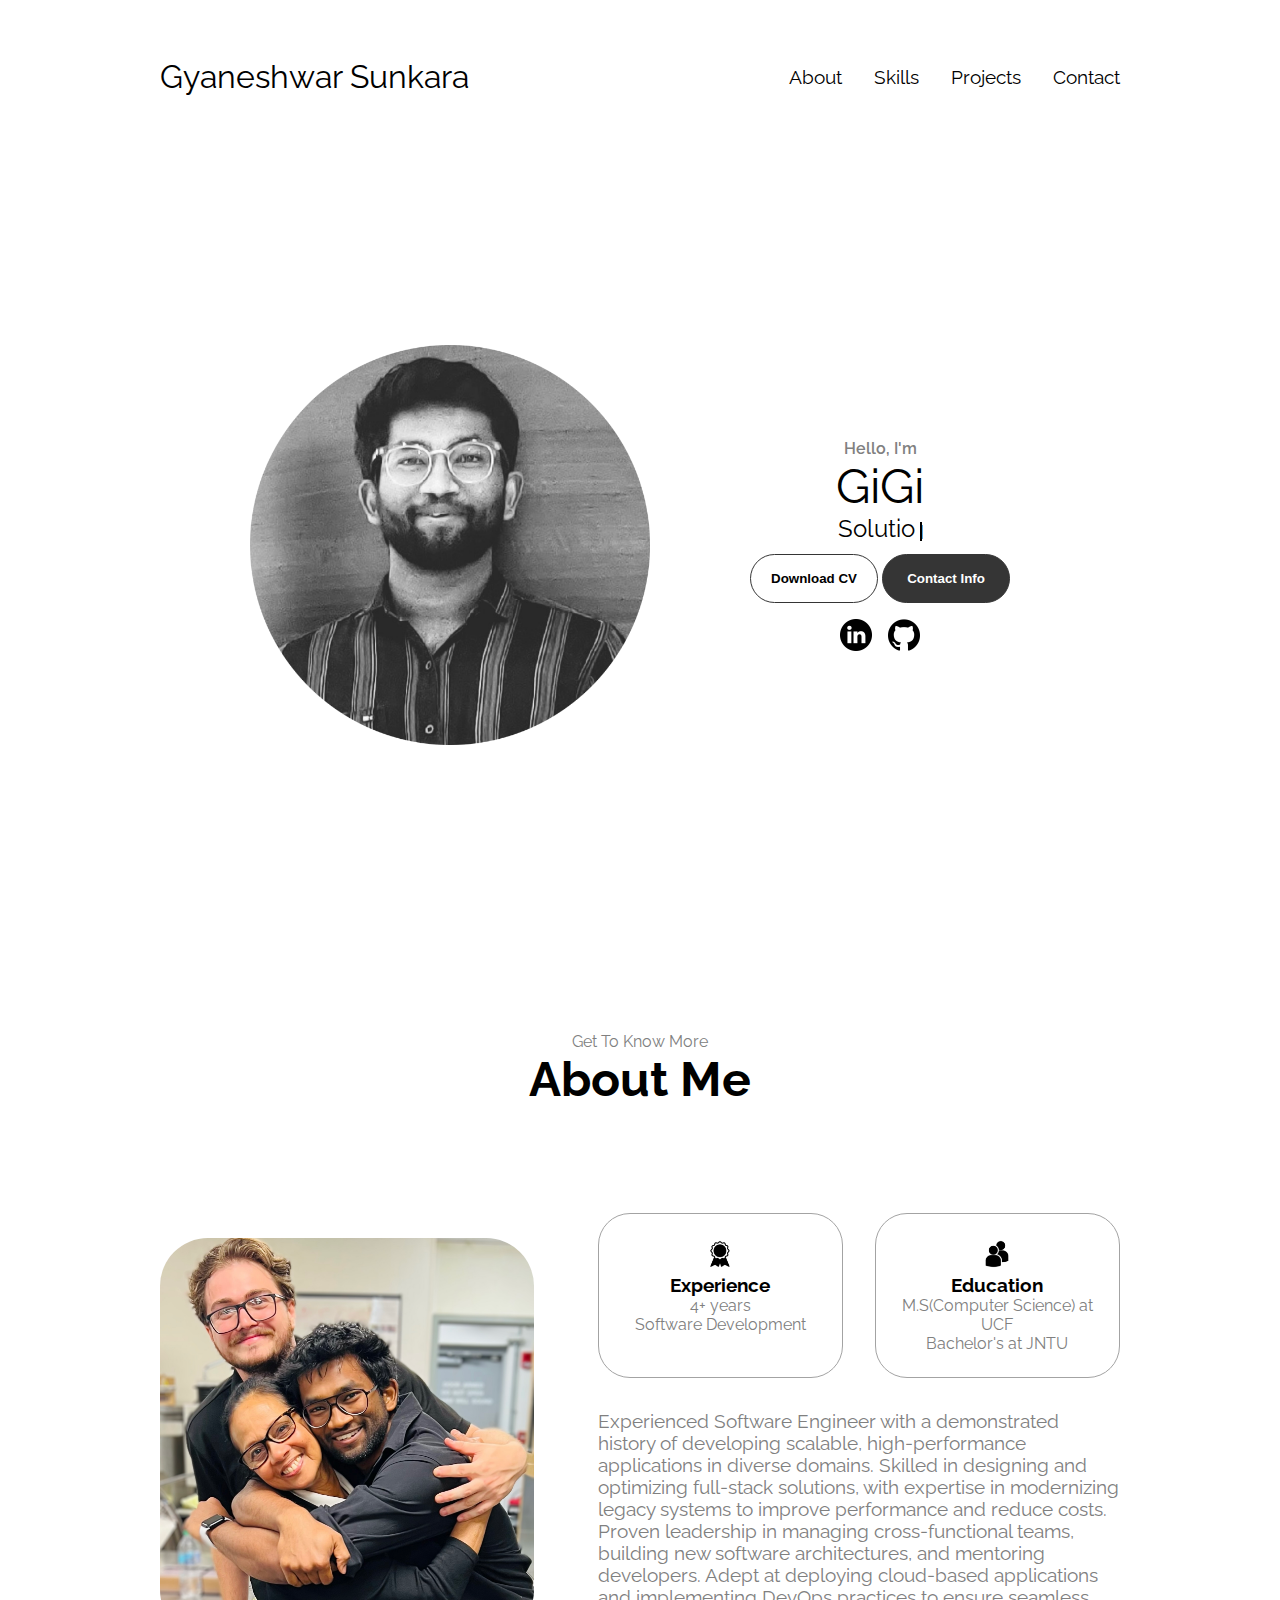
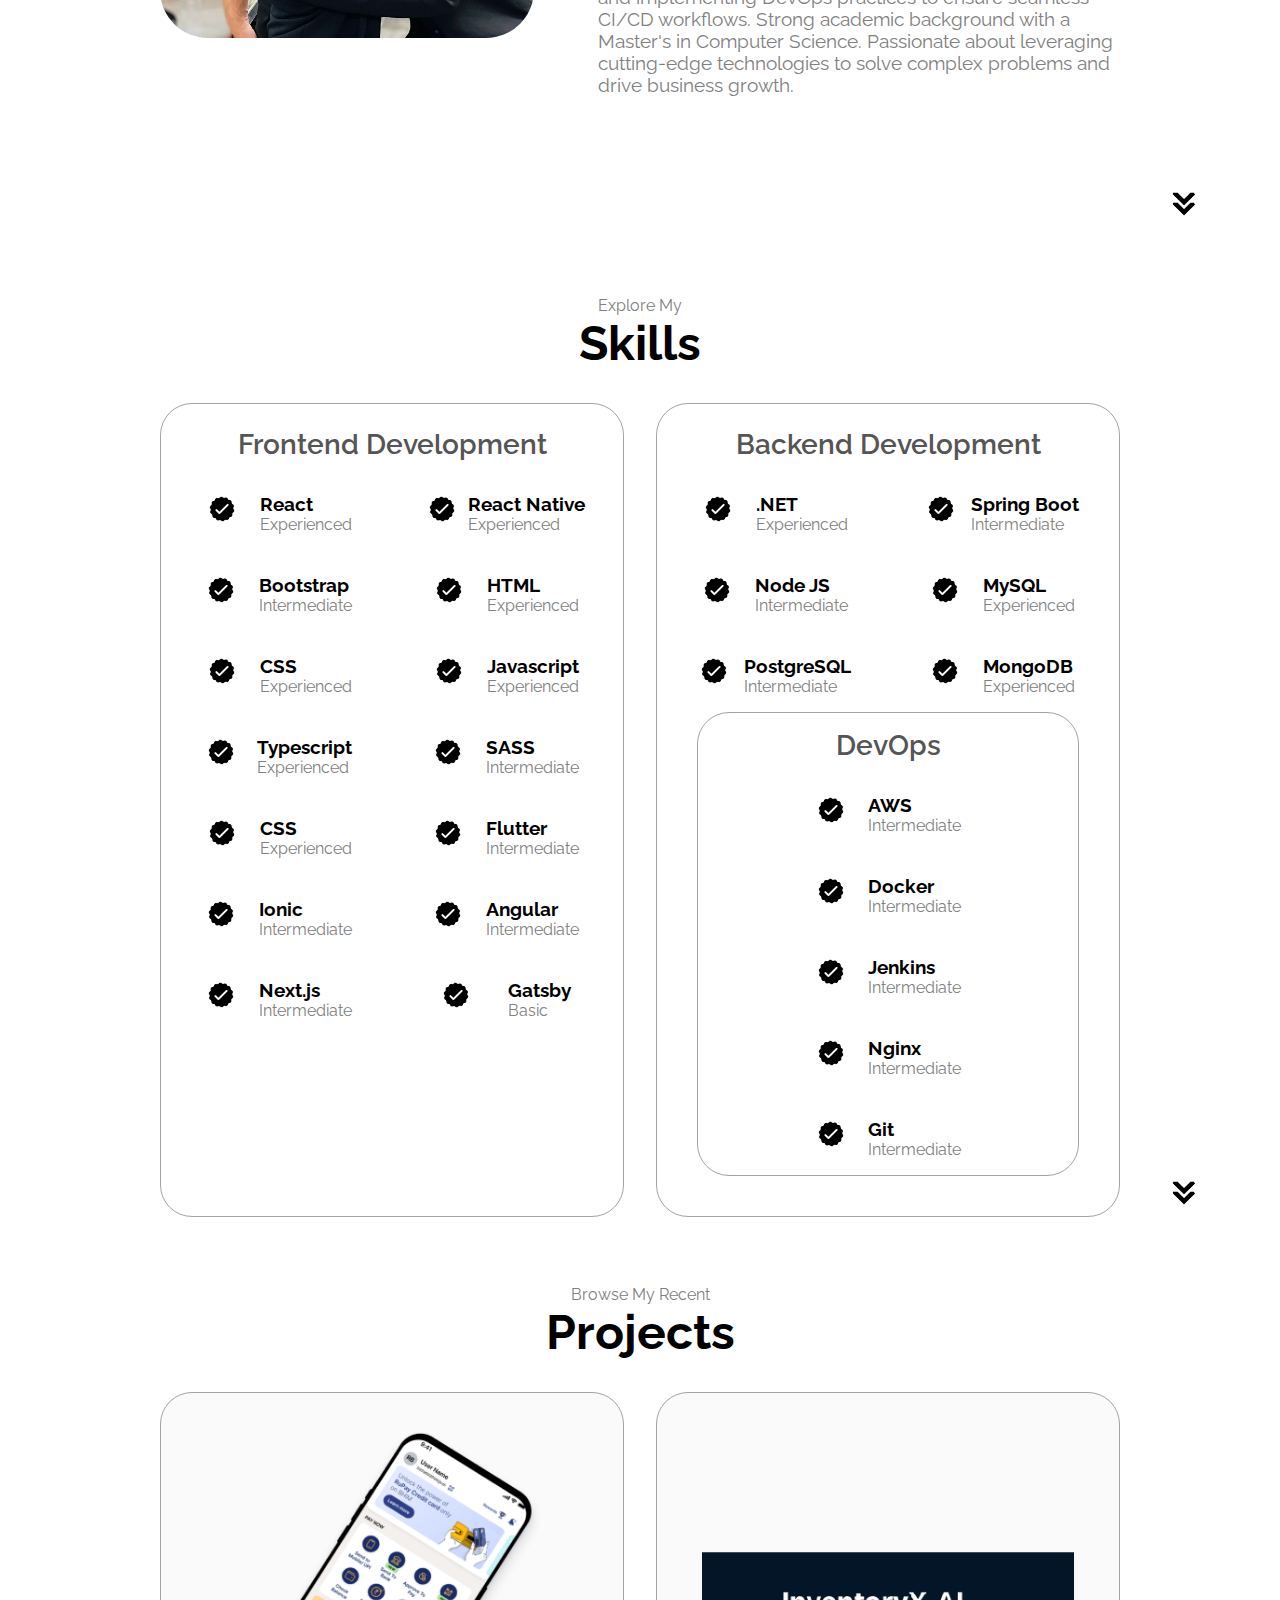
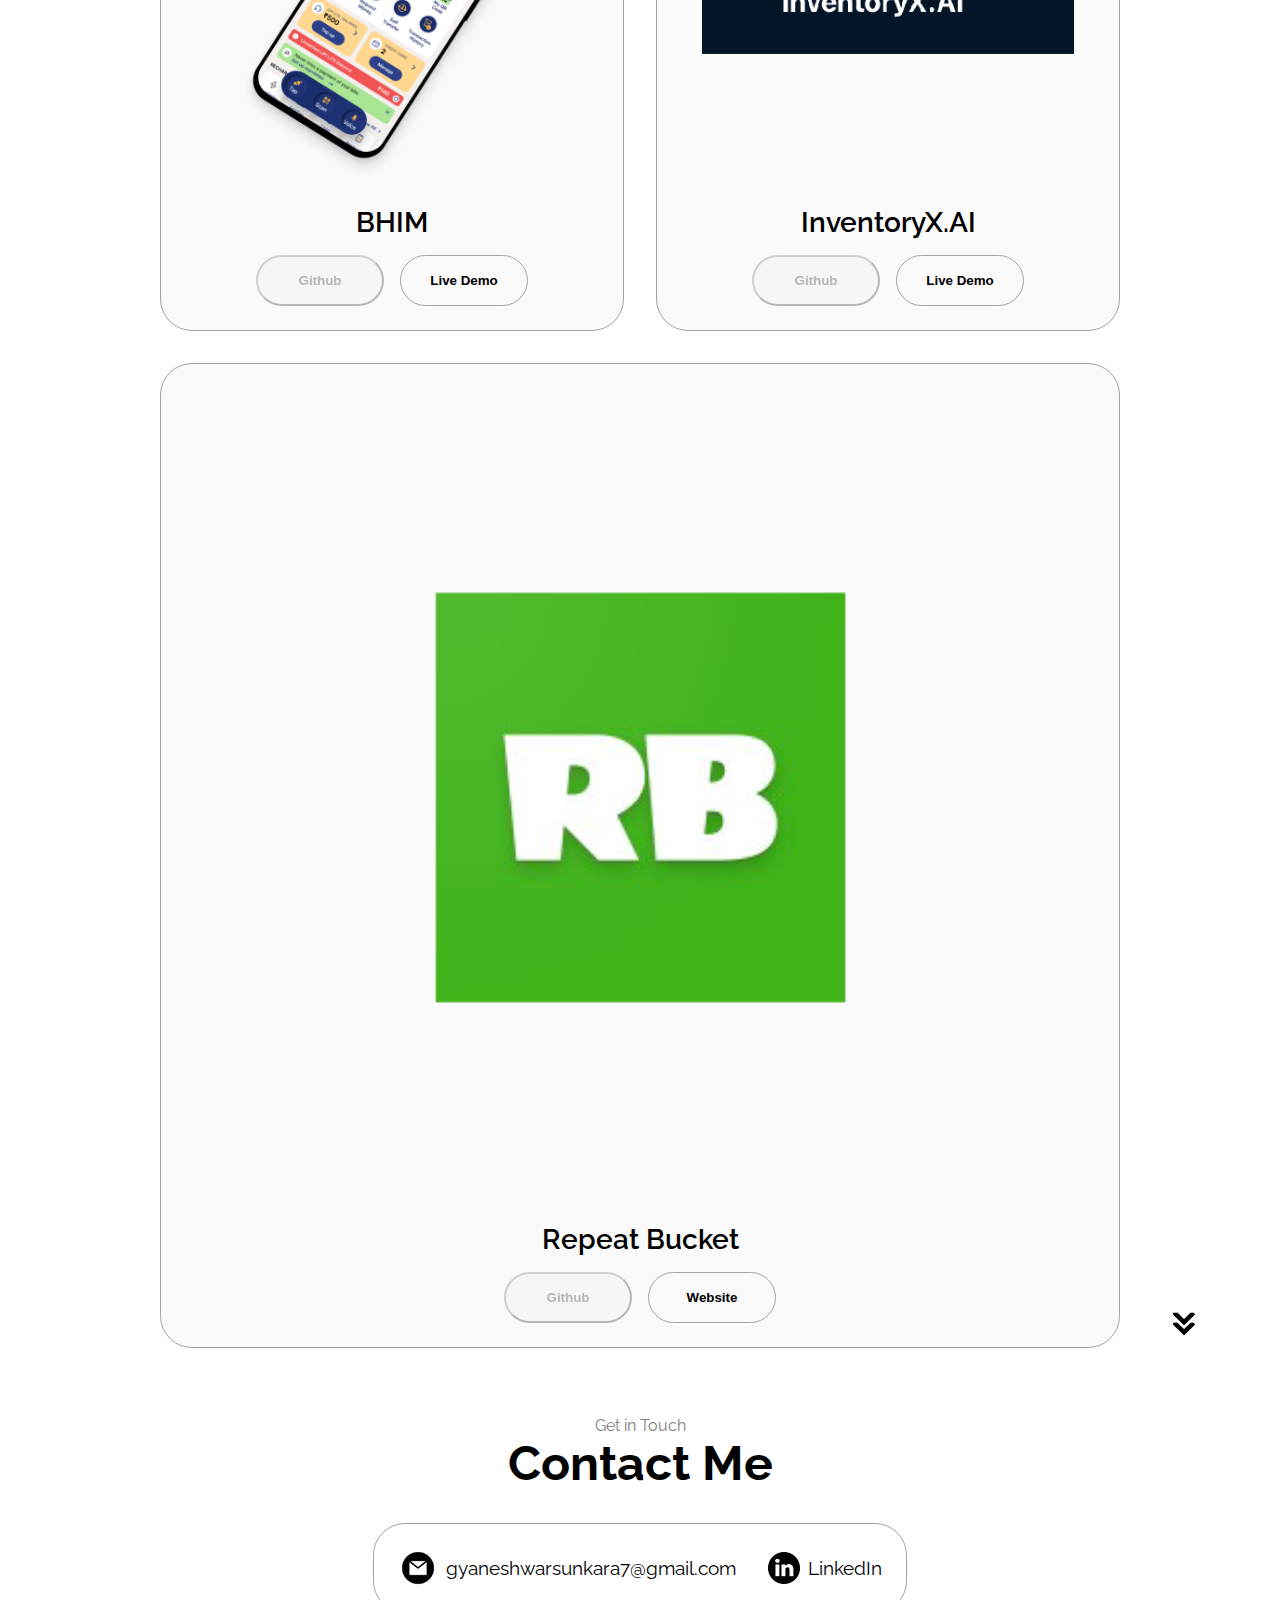
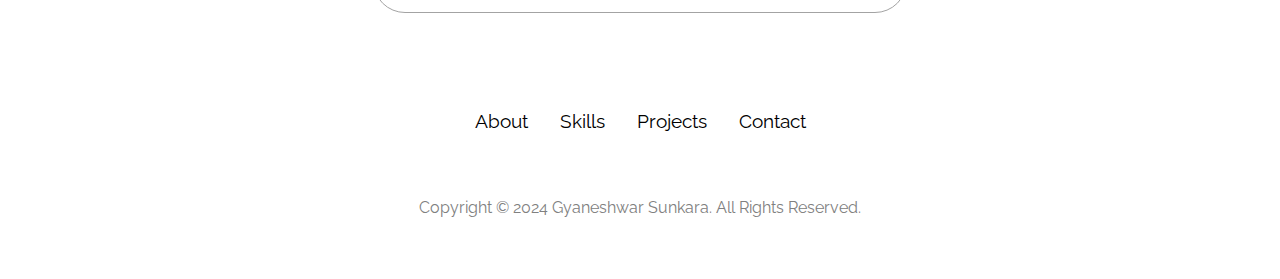
<file: index.html>
<!DOCTYPE html>
<html lang="en">
  <head>
    <meta charset="UTF-8" />
    <meta name="viewport" content="width=device-width, initial-scale=1.0" />
    <title>Gyaneshwar Sunkara (GiGi) - Portfolio</title>
    <link rel="icon" type="image/x-icon" href="/assets/favicon.ico">
    <link rel="stylesheet" href="style.css" />
    <link rel="stylesheet" href="mobile.css" />
  </head>
  <body>
    <nav id="desktop-nav">
      <div class="logo">Gyaneshwar Sunkara</div>
      <div>
        <ul class="nav-links">
          <li><a href="#about">About</a></li>
          <li><a href="#experience">Skills</a></li>
          <li><a href="#projects">Projects</a></li>
          <li><a href="#contact">Contact</a></li>
        </ul>
      </div>
    </nav>
    <nav id="hamburger-nav">
      <div class="logo">Gyaneshwar Sunkara</div>
      <div class="hamburger-menu">
        <div class="hamburger-icon" onclick="toggleMenu()">
          <span></span>
          <span></span>
          <span></span>
        </div>
        <div class="menu-links">
          <li><a href="#about" onclick="toggleMenu()">About</a></li>
          <li><a href="#experience" onclick="toggleMenu()">Skills</a></li>
          <li><a href="#projects" onclick="toggleMenu()">Projects</a></li>
          <li><a href="#contact" onclick="toggleMenu()">Contact</a></li>
        </div>
      </div>
    </nav>

    <section id="profile">
      <div class="section__pic-container">
        <img src="./assets/profile-pic.png" alt="John Doe profile picture" />
      </div>
      <div class="section__text">
        <p class="section__text__p1">Hello, I'm</p>
        <div class="title">GiGi</div>
        <div class="typing-container">
          <span id="animated-text"></span><span class="cursor">|</span>
        </div>
        <button
          class="btn btn-color-2"
          onclick="window.open('./assets/resume.pdf')"
        >
          Download CV
        </button>
        <button class="btn btn-color-1" onclick="location.href='./#contact'">
          Contact Info
        </button>
        <div id="socials-container">
          <img
            src="./assets/linkedin.png"
            alt="My LinkedIn profile"
            class="icon"
            onclick="location.href='https://www.linkedin.com/in/gyaneshwar-sunkara/'"
          />
          <img
            src="./assets/github.png"
            alt="My Github profile"
            class="icon"
            onclick="location.href='https://github.com/gyaneshwar-sunkara'"
          />
        </div>
      </div>
    </section>

    <section id="about">
      <p class="section__text__p1">Get To Know More</p>
      <h1 class="title">About Me</h1>
      <div class="section-container">
        <div class="section__pic-container">
          <img
            src="./assets/about-pic.jpg"
            alt="Profile picture"
            class="about-pic"
          />
        </div>
        <div class="about-details-container">
          <div class="about-containers">
            <div class="details-container">
              <img
                src="./assets/experience.png"
                alt="Skills icon"
                class="icon"
              />
              <h3>Experience</h3>
              <p>4+ years <br />Software Development</p>
            </div>
            <div class="details-container">
              <img
                src="./assets/education.png"
                alt="Education icon"
                class="icon"
              />
              <h3>Education</h3>
              <p>M.S(Computer Science) at UCF<br />Bachelor's at JNTU</p>
            </div>
          </div>
          <div class="text-container">
            <p style="font-size: 1.2rem;">
              Experienced Software Engineer with a demonstrated history of developing scalable, high-performance applications in diverse domains.
              Skilled in designing and optimizing full-stack solutions, with expertise in modernizing legacy systems to improve performance and reduce costs.
              Proven leadership in managing cross-functional teams, building new software architectures, and mentoring developers.
              Adept at deploying cloud-based applications and implementing DevOps practices to ensure seamless CI/CD workflows.
              Strong academic background with a Master's in Computer Science. Passionate about leveraging cutting-edge technologies to solve complex problems and drive business growth.
            </p>
          </div>
        </div>
      </div>
      <img
        src="./assets/arrow.png"
        alt="Arrow icon"
        class="icon arrow"
        onclick="location.href='./#experience'"
      />
    </section>
    <section id="experience">
      <p class="section__text__p1">Explore My</p>
      <h1 class="title">Skills</h1>
      <div class="experience-details-container">
        <div class="about-containers">
          <div class="details-container">
            <h2 class="experience-sub-title">Frontend Development</h2>
            <div class="article-container">
              <article>
                <img
                  src="./assets/checkmark.png"
                  alt="Skills icon"
                  class="icon"
                />
                <div>
                  <h3>React</h3>
                  <p>Experienced</p>
                </div>
              </article>
              <article>
                <img
                  src="./assets/checkmark.png"
                  alt="Skills icon"
                  class="icon"
                />
                <div>
                  <h3>React Native</h3>
                  <p>Experienced</p>
                </div>
              </article>
              <article>
                <img
                  src="./assets/checkmark.png"
                  alt="Skills icon"
                  class="icon"
                />
                <div>
                  <h3>Bootstrap</h3>
                  <p>Intermediate</p>
                </div>
              </article>
              <article>
                <img
                  src="./assets/checkmark.png"
                  alt="Skills icon"
                  class="icon"
                />
                <div>
                  <h3>HTML</h3>
                  <p>Experienced</p>
                </div>
              </article>
              <article>
                <img
                  src="./assets/checkmark.png"
                  alt="Skills icon"
                  class="icon"
                />
                <div>
                  <h3>CSS</h3>
                  <p>Experienced</p>
                </div>
              </article>
              <article>
                <img
                  src="./assets/checkmark.png"
                  alt="Skills icon"
                  class="icon"
                />
                <div>
                  <h3>Javascript</h3>
                  <p>Experienced</p>
                </div>
              </article>
              <article>
                <img
                  src="./assets/checkmark.png"
                  alt="Skills icon"
                  class="icon"
                />
                <div>
                  <h3>Typescript</h3>
                  <p>Experienced</p>
                </div>
              </article>
              <article>
                <img
                  src="./assets/checkmark.png"
                  alt="Skills icon"
                  class="icon"
                />
                <div>
                  <h3>SASS</h3>
                  <p>Intermediate</p>
                </div>
              </article>
              <article>
                <img
                  src="./assets/checkmark.png"
                  alt="Skills icon"
                  class="icon"
                />
                <div>
                  <h3>CSS</h3>
                  <p>Experienced</p>
                </div>
              </article>
              <article>
                <img
                  src="./assets/checkmark.png"
                  alt="Skills icon"
                  class="icon"
                />
                <div>
                  <h3>Flutter</h3>
                  <p>Intermediate</p>
                </div>
              </article>
              <article>
                <img
                  src="./assets/checkmark.png"
                  alt="Skills icon"
                  class="icon"
                />
                <div>
                  <h3>Ionic</h3>
                  <p>Intermediate</p>
                </div>
              </article>
              <article>
                <img
                  src="./assets/checkmark.png"
                  alt="Skills icon"
                  class="icon"
                />
                <div>
                  <h3>Angular</h3>
                  <p>Intermediate</p>
                </div>
              </article>
              <article>
                <img
                  src="./assets/checkmark.png"
                  alt="Skills icon"
                  class="icon"
                />
                <div>
                  <h3>Next.js</h3>
                  <p>Intermediate</p>
                </div>
              </article>
              <article>
                <img
                  src="./assets/checkmark.png"
                  alt="Skills icon"
                  class="icon"
                />
                <div>
                  <h3>Gatsby</h3>
                  <p>Basic</p>
                </div>
              </article>
            </div>
          </div>
          <div class="details-container">
            <h2 class="experience-sub-title">Backend Development</h2>
            <div class="article-container">
              <article>
                <img
                  src="./assets/checkmark.png"
                  alt="Skills icon"
                  class="icon"
                />
                <div>
                  <h3>.NET</h3>
                  <p>Experienced</p>
                </div>
              </article>
              <article>
                <img
                  src="./assets/checkmark.png"
                  alt="Skills icon"
                  class="icon"
                />
                <div>
                  <h3>Spring Boot</h3>
                  <p>Intermediate</p>
                </div>
              </article>
              <article>
                <img
                  src="./assets/checkmark.png"
                  alt="Skills icon"
                  class="icon"
                />
                <div>
                  <h3>Node JS</h3>
                  <p>Intermediate</p>
                </div>
              </article>
              <article>
                <img
                  src="./assets/checkmark.png"
                  alt="Skills icon"
                  class="icon"
                />
                <div>
                  <h3>MySQL</h3>
                  <p>Experienced</p>
                </div>
              </article>
              <article>
                <img
                  src="./assets/checkmark.png"
                  alt="Skills icon"
                  class="icon"
                />
                <div>
                  <h3>PostgreSQL</h3>
                  <p>Intermediate</p>
                </div>
              </article>
              <article>
                <img
                  src="./assets/checkmark.png"
                  alt="Skills icon"
                  class="icon"
                />
                <div>
                  <h3>MongoDB</h3>
                  <p>Experienced</p>
                </div>
              </article>
            </div>

            <div class="details-container" style="padding: 1rem;margin: 1rem" >
              <h2 class="experience-sub-title">DevOps</h2>
              <div class="article-container">
                <article>
                  <img
                    src="./assets/checkmark.png"
                    alt="Skills icon"
                    class="icon"
                  />
                  <div>
                    <h3>AWS</h3>
                    <p>Intermediate</p>
                  </div>
                </article>
                <article>
                  <img
                    src="./assets/checkmark.png"
                    alt="Skills icon"
                    class="icon"
                  />
                  <div>
                    <h3>Docker</h3>
                    <p>Intermediate</p>
                  </div>
                </article>
                <article>
                  <img
                    src="./assets/checkmark.png"
                    alt="Skills icon"
                    class="icon"
                  />
                  <div>
                    <h3>Jenkins</h3>
                    <p>Intermediate</p>
                  </div>
                </article>
                <article>
                  <img
                    src="./assets/checkmark.png"
                    alt="Skills icon"
                    class="icon"
                  />
                  <div>
                    <h3>Nginx</h3>
                    <p>Intermediate</p>
                  </div>
                </article>
                <article>
                  <img
                    src="./assets/checkmark.png"
                    alt="Skills icon"
                    class="icon"
                  />
                  <div>
                    <h3>Git</h3>
                    <p>Intermediate</p>
                  </div>
                </article>
              </div>
            </div>
          </div>
        </div>
      </div>
      <img
        src="./assets/arrow.png"
        alt="Arrow icon"
        class="icon arrow"
        onclick="location.href='./#projects'"
      />
    </section>
    <section id="projects">
      <p class="section__text__p1">Browse My Recent</p>
      <h1 class="title">Projects</h1>
      <div class="experience-details-container">
        <div class="about-containers">
          <div class="details-container color-container">
            <div class="article-container">
              <img
                src="./assets/project-1.png"
                alt="Project 1"
                class="project-img"
              />
            </div>
            <h2 class="experience-sub-title project-title">BHIM</h2>
            <div class="btn-container">
              <button
                class="btn"
                disabled
                onclick="location.href='https://github.com/'"
              >
                Github
              </button>
              <button
                class="btn btn-color-2 project-btn"
                onclick="location.href='https://play.google.com/store/apps/details?id=in.org.npci.upiapp'"
              >
                Live Demo
              </button>
            </div>
          </div>
          <div class="details-container color-container">
            <div class="article-container">
              <img
                src="./assets/project-2.png"
                alt="Project 2"
                class="project-img"
              />
            </div>
            <h2 class="experience-sub-title project-title">InventoryX.AI</h2>
            <div class="btn-container">
              <button
                class="btn"
                onclick="location.href='https://github.com/'"
                disabled
              >
                Github
              </button>
              <button
                class="btn btn-color-2 project-btn"
                onclick="location.href='https://inventoryx-ai.github.io/'"
              >
                Live Demo
              </button>
            </div>
          </div>
          <div class="details-container color-container">
            <div class="article-container">
              <img
                src="./assets/project-3.png"
                alt="Project 3"
                class="project-img"
              />
            </div>
            <h2 class="experience-sub-title project-title">Repeat Bucket</h2>
            <div class="btn-container">
              <button
                class="btn"
                disabled
                onclick="location.href='https://github.com/'"
              >
                Github
              </button>
              <button
                class="btn btn-color-2 project-btn"
                onclick="location.href='https://www.linkedin.com/company/repeatbucket/'"
              >
                Website
              </button>
            </div>
          </div>
        </div>
      </div>
      <img
        src="./assets/arrow.png"
        alt="Arrow icon"
        class="icon arrow"
        onclick="location.href='./#contact'"
      />
    </section>
    <section id="contact">
      <p class="section__text__p1">Get in Touch</p>
      <h1 class="title">Contact Me</h1>
      <div class="contact-info-upper-container">
        <div class="contact-info-container">
          <img
            src="./assets/email.png"
            alt="Email icon"
            class="icon contact-icon email-icon"
          />
          <p><a href="mailto:gyaneshwarsunkara7@gmail.com">gyaneshwarsunkara7@gmail.com</a></p>
        </div>
        <div class="contact-info-container">
          <img
            src="./assets/linkedin.png"
            alt="LinkedIn icon"
            class="icon contact-icon"
          />
          <p><a href="https://www.linkedin.com/in/gyaneshwar-sunkara/">LinkedIn</a></p>
        </div>
        <!-- <div class="contact-info-container">
          <img
            src="./assets/github.png"
            alt="Github icon"
            class="icon contact-icon"
          />
          <p><a href="https://github.com/gyaneshwar-sunkara">Github</a></p>
        </div> -->
      </div>
    </section>

    <footer>
      <nav>
        <div class="nav-links-container">
          <ul class="nav-links">
            <li><a href="#about">About</a></li>
            <li><a href="#experience">Skills</a></li>
            <li><a href="#projects">Projects</a></li>
            <li><a href="#contact">Contact</a></li>
          </ul>
        </div>
      </nav>
      <p>Copyright &#169; 2024 Gyaneshwar Sunkara. All Rights Reserved.</p>
    </footer>

    <script src="script.js"></script>
  </body>
</html>
</file>
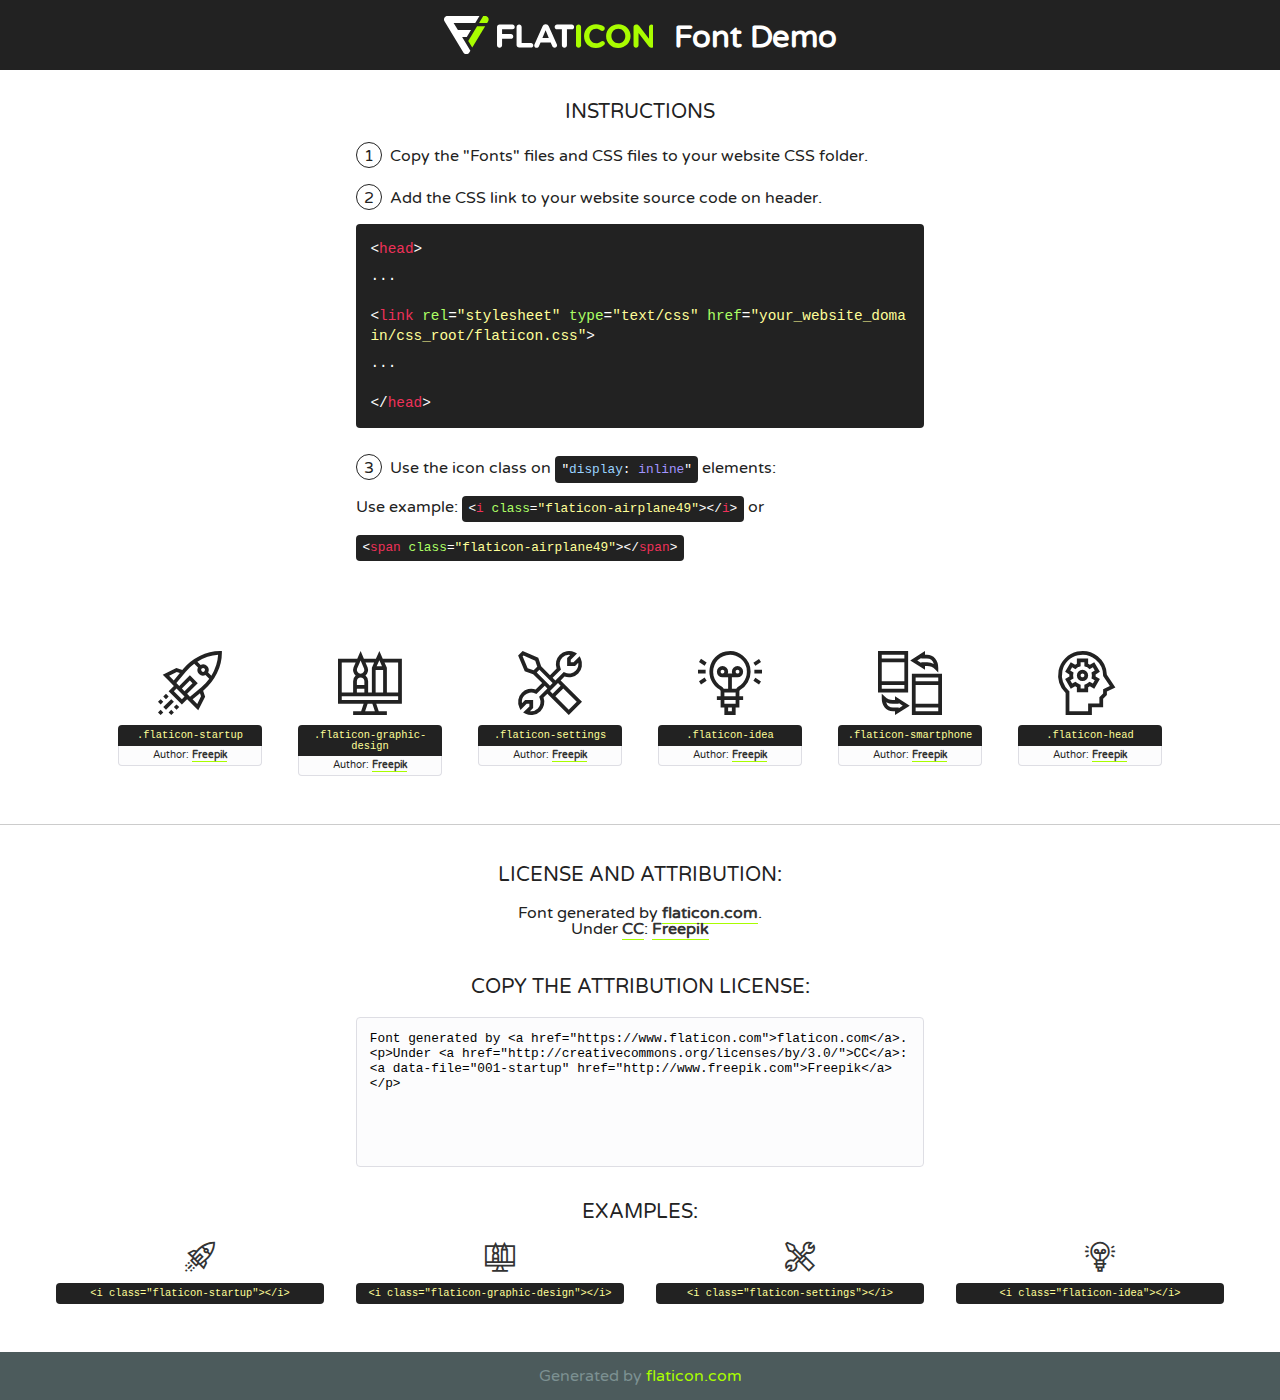
<file: fonts/flaticon/font/flaticon.html>
<!DOCTYPE html>
<!--
  Flaticon icon font: Flaticon
  Creation date: 03/04/2019 06:02
-->
<html>
<!DOCTYPE html>
<html>

<head>
    <title>Flaticon WebFont</title>
    <link href="http://fonts.googleapis.com/css?family=Varela+Round" rel="stylesheet" type="text/css" />
    <link rel="stylesheet" type="text/css" href="flaticon.css">
    <meta charset="UTF-8">
    <style>
    html, body, div, span, applet, object, iframe,
    h1, h2, h3, h4, h5, h6, p, blockquote, pre,
    a, abbr, acronym, address, big, cite, code,
    del, dfn, em, img, ins, kbd, q, s, samp,
    small, strike, strong, sub, sup, tt, var,
    b, u, i, center,
    dl, dt, dd, ol, ul, li,
    fieldset, form, label, legend,
    table, caption, tbody, tfoot, thead, tr, th, td,
    article, aside, canvas, details, embed, 
    figure, figcaption, footer, header, hgroup, 
    menu, nav, output, ruby, section, summary,
    time, mark, audio, video {
        margin: 0;
        padding: 0;
        border: 0;
        font-size: 100%;
        font: inherit;
        vertical-align: baseline;
    }
    /* HTML5 display-role reset for older browsers */
    article, aside, details, figcaption, figure, 
    footer, header, hgroup, menu, nav, section {
        display: block;
    }
    body {
        line-height: 1;
    }
    ol, ul {
        list-style: none;
    }
    blockquote, q {
        quotes: none;
    }
    blockquote:before, blockquote:after,
    q:before, q:after {
        content: '';
        content: none;
    }
    table {
        border-collapse: collapse;
        border-spacing: 0;
    }
    body {
        font-family: 'Varela Round', Helvetica, Arial, sans-serif;
        font-size: 16px;
        color: #222;
    }
    a {
        color: #333;
        border-bottom: 1px solid #a9fd00;
        font-weight: bold;
        text-decoration: none;
    }
    * {
        -moz-box-sizing: border-box;
        -webkit-box-sizing: border-box;
        box-sizing: border-box;
        margin: 0;
        padding: 0;
    }
    [class^="flaticon-"]:before, [class*=" flaticon-"]:before, [class^="flaticon-"]:after, [class*=" flaticon-"]:after {
        font-family: Flaticon;
        font-size: 30px;
        font-style: normal;
        margin-left: 20px;
        color: #333;
    }
    .wrapper {
        max-width: 600px;
        margin: auto;
        padding: 0 1em;
    }
    .title {
        font-size: 1.25em;
        text-align: center;
        margin-bottom: 1em;
        text-transform: uppercase;
    }
    header {
        text-align: center;
        background-color: #222;
        color: #fff;
        padding: 1em;
    }
    header .logo {
        width: 210px;
        height: 38px;
        display: inline-block;
        vertical-align: middle;
        margin-right: 1em;
        border: none;
    }
    header strong {
        font-size: 1.95em;
        font-weight: bold;
        vertical-align: middle;
        margin-top: 5px;
        display: inline-block;
    }
    .demo {
        margin: 2em auto;
        line-height: 1.25em;
    }
    .demo ul li {
        margin-bottom: 1em;
    }
    .demo ul li .num {
        color: #222;
        border-radius: 20px;
        display: inline-block;
        width: 26px;
        padding: 3px;
        height: 26px;
        text-align: center;
        margin-right: 0.5em;
        border: 1px solid #222;
    }
    .demo ul li code {
        background-color: #222;
        border-radius: 4px;
        padding: 0.25em 0.5em;
        display: inline-block;
        color: #fff;
        font-family: Consolas,Monaco,Lucida Console,Liberation Mono,DejaVu Sans Mono,Bitstream Vera Sans Mono,Courier New, monospace;
        font-weight: lighter;
        margin-top: 1em;
        font-size: 0.8em;
        word-break: break-all;
    }
    .demo ul li code.big {
        padding: 1em;
        font-size: 0.9em;
    }
    .demo ul li code .red {
        color: #EF3159;
    }
    .demo ul li code .green {
        color: #ACFF65;
    }
    .demo ul li code .yellow {
        color: #FFFF99;
    }
    .demo ul li code .blue {
        color: #99D3FF;
    }
    .demo ul li code .purple {
        color: #A295FF;
    }
    .demo ul li code .dots {
        margin-top: 0.5em;
        display: block;
    }
    #glyphs {
        border-bottom: 1px solid #ccc;
        padding: 2em 0;
        text-align: center;
    }
    .glyph {
        display: inline-block;
        width: 9em;
        margin: 1em;
        text-align: center;
        vertical-align: top;
        background: #FFF;
    }
    .glyph .glyph-icon {
        padding: 10px;
        display: block;
        font-family:"Flaticon";
        font-size: 64px;
        line-height: 1;
    }
    .glyph .glyph-icon:before {
        font-size: 64px;
        color: #222;
        margin-left: 0;
    }
    .class-name {
        font-size: 0.65em;
        background-color: #222;
        color: #fff;
        border-radius: 4px 4px 0 0;
        padding: 0.5em;
        color: #FFFF99;
        font-family: Consolas,Monaco,Lucida Console,Liberation Mono,DejaVu Sans Mono,Bitstream Vera Sans Mono,Courier New, monospace;
    }
    .author-name {
        font-size: 0.6em;
        background-color: #fcfcfd;
        border: 1px solid #DEDEE4;
        border-top: 0;
        border-radius: 0 0 4px 4px;
        padding: 0.5em;
    }
    .class-name:last-child {
        font-size: 10px;
        color:#888;
    }
    .class-name:last-child a {
        font-size: 10px;
        color:#555;
    }
    .class-name:last-child a:hover {
        color:#a9fd00;
    }
    .glyph > input {
        display: block;
        width: 100px;
        margin: 5px auto;
        text-align: center;
        font-size: 12px;
        cursor: text;
    }
    .glyph > input.icon-input {
        font-family:"Flaticon";
        font-size: 16px;
        margin-bottom: 10px;
    }
    .attribution .title {
        margin-top: 2em;
    }
    .attribution textarea {
        background-color: #fcfcfd;
        padding: 1em;
        border: none;
        box-shadow: none;
        border: 1px solid #DEDEE4;
        border-radius: 4px;
        resize: none;
        width: 100%;
        height: 150px;
        font-size: 0.8em;
        font-family: Consolas,Monaco,Lucida Console,Liberation Mono,DejaVu Sans Mono,Bitstream Vera Sans Mono,Courier New, monospace;
        -webkit-appearance: none;
    }
    .iconsuse {
        margin: 2em auto;
        text-align: center;
        max-width: 1200px;
    }
    .iconsuse:after {
        content: '';
        display: table;
        clear: both;
    }
    .iconsuse .image {
        float: left;
        width: 25%;
        padding: 0 1em;
    }
    .iconsuse .image p {
        margin-bottom: 1em;
    }
    .iconsuse .image span {
        display: block;
        font-size: 0.65em;
        background-color: #222;
        color: #fff;
        border-radius: 4px;
        padding: 0.5em;
        color: #FFFF99;
        margin-top: 1em;
        font-family: Consolas,Monaco,Lucida Console,Liberation Mono,DejaVu Sans Mono,Bitstream Vera Sans Mono,Courier New, monospace;
    }
    #footer {
        text-align: center;
        background-color: #4C5B5C;
        color: #7c9192;
        padding: 1em;
    }
    #footer a {
        border: none;
        color: #a9fd00;
        font-weight: normal;
    }
    @media (max-width: 960px) {
        .iconsuse .image {
            width: 50%;
        }
    }
    @media (max-width: 560px) {
        .iconsuse .image {
            width: 100%;
        }
    }
    </style>
</head>

<body class="characters-off">

    <header>
        <a href="https://www.flaticon.com" target="_blank" class="logo">
            <svg version="1.1" xmlns="http://www.w3.org/2000/svg" xmlns:xlink="http://www.w3.org/1999/xlink" xmlns:a="http://ns.adobe.com/AdobeSVGViewerExtensions/3.0/" viewBox="0 0 560.875 102.036" enable-background="new 0 0 560.875 102.036" xml:space="preserve">
                <defs>
                </defs>
                <g>
                    <g class="letters">
                        <path fill="#ffffff" d="M141.596,29.675c0-3.777,2.985-6.767,6.764-6.767h34.438c3.426,0,6.15,2.728,6.15,6.15
                        c0,3.43-2.724,6.149-6.15,6.149h-27.674v13.091h23.719c3.429,0,6.151,2.724,6.151,6.15c0,3.43-2.723,6.149-6.151,6.149h-23.719
                        v17.574c0,3.773-2.986,6.761-6.764,6.761c-3.779,0-6.764-2.989-6.764-6.761V29.675z"></path>
                        <path fill="#ffffff" d="M193.844,29.149c0-3.781,2.985-6.767,6.764-6.767c3.776,0,6.763,2.985,6.763,6.767v42.957h25.039
                        c3.426,0,6.149,2.726,6.149,6.153c0,3.425-2.723,6.15-6.149,6.15h-31.802c-3.779,0-6.764-2.986-6.764-6.768V29.149z"></path>
                        <path fill="#ffffff" d="M241.891,75.71l21.438-48.407c1.492-3.341,4.215-5.357,7.906-5.357h0.792
                        c3.686,0,6.323,2.017,7.815,5.357l21.439,48.407c0.436,0.967,0.701,1.845,0.701,2.723c0,3.602-2.809,6.501-6.414,6.501
                        c-3.161,0-5.269-1.845-6.499-4.655l-4.132-9.661h-27.059l-4.301,10.102c-1.144,2.631-3.426,4.214-6.237,4.214
                        c-3.517,0-6.24-2.81-6.24-6.325C241.1,77.64,241.451,76.677,241.891,75.71z M279.932,58.666l-8.521-20.297l-8.526,20.297H279.932
                        z"></path>
                        <path fill="#ffffff" d="M314.864,35.387H301.86c-3.429,0-6.239-2.813-6.239-6.238c0-3.429,2.811-6.24,6.239-6.24h39.533
                        c3.426,0,6.237,2.811,6.237,6.24c0,3.425-2.811,6.238-6.237,6.238h-13.001v42.785c0,3.773-2.99,6.761-6.764,6.761
                        c-3.779,0-6.764-2.989-6.764-6.761V35.387z"></path>
                        <path fill="#A9FD00" d="M352.615,29.149c0-3.781,2.985-6.767,6.767-6.767c3.774,0,6.761,2.985,6.761,6.767v49.024
                        c0,3.773-2.987,6.761-6.761,6.761c-3.781,0-6.767-2.989-6.767-6.761V29.149z"></path>
                        <path fill="#A9FD00" d="M374.132,53.836v-0.179c0-17.481,13.178-31.801,32.065-31.801c9.22,0,15.459,2.458,20.557,6.238
                        c1.402,1.054,2.637,2.985,2.637,5.357c0,3.692-2.985,6.59-6.681,6.59c-1.845,0-3.071-0.702-4.044-1.319
                        c-3.776-2.813-7.729-4.393-12.562-4.393c-10.364,0-17.831,8.611-17.831,19.154v0.173c0,10.542,7.291,19.329,17.831,19.329
                        c5.715,0,9.492-1.756,13.359-4.834c1.049-0.874,2.458-1.491,4.039-1.491c3.429,0,6.325,2.813,6.325,6.236
                        c0,2.106-1.056,3.78-2.282,4.834c-5.539,4.834-12.036,7.733-21.878,7.733C387.572,85.464,374.132,71.493,374.132,53.836z"></path>
                        <path fill="#A9FD00" d="M433.009,53.836v-0.179c0-17.481,13.79-31.801,32.766-31.801c18.981,0,32.592,14.143,32.592,31.628v0.173
                        c0,17.483-13.785,31.807-32.769,31.807C446.625,85.464,433.009,71.32,433.009,53.836z M484.224,53.836v-0.179
                        c0-10.539-7.725-19.326-18.626-19.326c-10.893,0-18.449,8.611-18.449,19.154v0.173c0,10.542,7.73,19.329,18.626,19.329
                        C476.676,72.986,484.224,64.378,484.224,53.836z"></path>
                        <path fill="#A9FD00" d="M506.233,29.321c0-3.774,2.99-6.763,6.767-6.763h1.401c3.252,0,5.183,1.583,7.029,3.953l26.093,34.265
                        V29.059c0-3.692,2.99-6.677,6.681-6.677c3.683,0,6.671,2.985,6.671,6.677v48.934c0,3.78-2.987,6.765-6.764,6.765h-0.436
                        c-3.257,0-5.188-1.581-7.034-3.953l-27.056-35.492v32.944c0,3.687-2.985,6.676-6.678,6.676c-3.683,0-6.673-2.989-6.673-6.676
                        V29.321z"></path>
                    </g>
                    <g class="insignia">
                        <path fill="#ffffff" d="M48.372,56.137h12.517l11.156-18.537H37.186L25.688,18.539h57.825L94.668,0H9.271
                        C5.925,0,2.842,1.801,1.198,4.716c-1.644,2.907-1.593,6.482,0.134,9.343l50.38,83.501c1.678,2.781,4.689,4.476,7.938,4.476
                        c3.246,0,6.257-1.695,7.935-4.476l2.898-4.804L48.372,56.137z"></path>
                        <g class="i">
                            <path fill="#A9FD00" d="M93.575,18.539h0.031v0.004l21.652,0.004l2.705-4.488c1.727-2.861,1.778-6.436,0.133-9.343
                            C116.454,1.801,113.371,0,110.026,0h-5.294L93.575,18.539z"></path>
                            <polygon fill="#A9FD00" points="88.291,27.356 64.725,66.486 75.519,84.404 109.942,27.356"></polygon>
                        </g>
                    </g>
                </g>
            </svg>
        </a>
        <strong>Font Demo</strong>
    </header>


    <section class="demo wrapper">

        <p class="title">Instructions</p>

        <ul>
            <li>
                <span class="num">1</span>Copy the "Fonts" files and CSS files to your website CSS folder.
            </li>
            <li>
                <span class="num">2</span>Add the CSS link to your website source code on header.
                <code class="big">
                    &lt;<span class="red">head</span>&gt;
                    <br/><span class="dots">...</span>
                    <br/>&lt;<span class="red">link</span> <span class="green">rel</span>=<span class="yellow">"stylesheet"</span> <span class="green">type</span>=<span class="yellow">"text/css"</span> <span class="green">href</span>=<span class="yellow">"your_website_domain/css_root/flaticon.css"</span>&gt;
                    <br/><span class="dots">...</span>
                    <br/>&lt;/<span class="red">head</span>&gt;
                </code>
            </li>

            <li>
                <p>
                    <span class="num">3</span>Use the icon class on <code>"<span class="blue">display</span>:<span class="purple"> inline</span>"</code> elements:
                    <br />
                    Use example: <code>&lt;<span class="red">i</span> <span class="green">class</span>=<span class="yellow">&quot;flaticon-airplane49&quot;</span>&gt;&lt;/<span class="red">i</span>&gt;</code> or <code>&lt;<span class="red">span</span> <span class="green">class</span>=<span class="yellow">&quot;flaticon-airplane49&quot;</span>&gt;&lt;/<span class="red">span</span>&gt;</code>
            </li>
        </ul>

    </section>




   <section id="glyphs">          
    
      
        <div class="glyph"><div class="glyph-icon flaticon-startup"></div>
            <div class="class-name">.flaticon-startup</div>
            <div class="author-name">Author: <a data-file="001-startup" href="http://www.freepik.com">Freepik</a> </div> 
        </div>        
        
        <div class="glyph"><div class="glyph-icon flaticon-graphic-design"></div>
            <div class="class-name">.flaticon-graphic-design</div>
            <div class="author-name">Author: <a data-file="002-graphic-design" href="http://www.freepik.com">Freepik</a> </div> 
        </div>        
        
        <div class="glyph"><div class="glyph-icon flaticon-settings"></div>
            <div class="class-name">.flaticon-settings</div>
            <div class="author-name">Author: <a data-file="003-settings" href="http://www.freepik.com">Freepik</a> </div> 
        </div>        
        
        <div class="glyph"><div class="glyph-icon flaticon-idea"></div>
            <div class="class-name">.flaticon-idea</div>
            <div class="author-name">Author: <a data-file="004-idea" href="http://www.freepik.com">Freepik</a> </div> 
        </div>        
        
        <div class="glyph"><div class="glyph-icon flaticon-smartphone"></div>
            <div class="class-name">.flaticon-smartphone</div>
            <div class="author-name">Author: <a data-file="005-smartphone" href="http://www.freepik.com">Freepik</a> </div> 
        </div>        
        
        <div class="glyph"><div class="glyph-icon flaticon-head"></div>
            <div class="class-name">.flaticon-head</div>
            <div class="author-name">Author: <a data-file="006-head" href="http://www.freepik.com">Freepik</a> </div> 
        </div>        
        

    </section>



    <section class="attribution wrapper"   style="text-align:center;">

      <div class="title">License and attribution:</div><div class="attrDiv">Font generated by <a href="https://www.flaticon.com">flaticon.com</a>. <div><p>Under <a href="http://creativecommons.org/licenses/by/3.0/">CC</a>: <a data-file="001-startup" href="http://www.freepik.com">Freepik</a></p>  </div>
      </div>
      <div class="title">Copy the Attribution License:</div>

    <textarea onclick="this.focus();this.select();">Font generated by &lt;a href=&quot;https://www.flaticon.com&quot;&gt;flaticon.com&lt;/a&gt;. <p>Under <a href="http://creativecommons.org/licenses/by/3.0/">CC</a>: <a data-file="001-startup" href="http://www.freepik.com">Freepik</a></p>  
     </textarea>

    </section>

    <section class="iconsuse">

          <div class="title">Examples:</div>            
             
            <div class="image">
                <p>
                    <i class="glyph-icon flaticon-startup"></i> 
                    <span>&lt;i class=&quot;flaticon-startup&quot;&gt;&lt;/i&gt;</span>
                </p>
            </div>
            
            <div class="image">
                <p>
                    <i class="glyph-icon flaticon-graphic-design"></i> 
                    <span>&lt;i class=&quot;flaticon-graphic-design&quot;&gt;&lt;/i&gt;</span>
                </p>
            </div>
            
            <div class="image">
                <p>
                    <i class="glyph-icon flaticon-settings"></i> 
                    <span>&lt;i class=&quot;flaticon-settings&quot;&gt;&lt;/i&gt;</span>
                </p>
            </div>
            
            <div class="image">
                <p>
                    <i class="glyph-icon flaticon-idea"></i> 
                    <span>&lt;i class=&quot;flaticon-idea&quot;&gt;&lt;/i&gt;</span>
                </p>
            </div>
                       
        </div>
                            
    </section>

<div id="footer">
    <div>Generated by <a href="https://www.flaticon.com">flaticon.com</a>
    </div>
</div>



</body>
</html>
</file>
<file: style.css>
/* GENERAL */

@import url("https://fonts.googleapis.com/css2?family=Raleway&display=swap");

* {
  margin: 0;
  padding: 0;
}

body {
  font-family: "Raleway", sans-serif;
}

html {
  scroll-behavior: smooth;
}

p {
  color: gray;
}

/* TRANSITIONS */

a,
.btn {
  transition: all 300ms ease;
}

/* DESKTOP NAVIGATION */

nav,
.nav-links {
  display: flex;
}

nav {
  justify-content: space-around;
  align-items: center;
  height: 17vh;
}

.nav-links {
  gap: 2rem;
  list-style: none;
  font-size: 1.2rem;
}

a {
  color: black;
  text-decoration: none;
  text-decoration-color: white;
}

a:hover {
  color: gray;
  text-decoration: underline;
  text-underline-offset: 1rem;
}

.logo {
  font-size: 2rem;
}

.logo:hover {
  cursor: default;
}

/* HAMBURGER NAVIGATION */
#hamburger-nav {
  display: none;
}

.hamburger-menu {
  position: relative;
  display: inline-block;
}

.hamburger-icon {
  display: flex;
  flex-direction: column;
  justify-content: space-between;
  height: 24px;
  width: 30px;
  cursor: pointer;
}

.hamburger-icon span {
  width: 100%;
  height: 2px;
  background-color: black;
  transition: all 0.3 ease-in-out;
}

.menu-links {
  position: absolute;
  top: 100%;
  right: 0;
  background-color: white;
  width: fit-content;
  max-height: 0;
  overflow: hidden;
  transition: all 0.3 ease-in-out;
}

.menu-links a {
  display: block;
  padding: 10px;
  text-align: center;
  font-size: 1.5rem;
  color: black;
  text-decoration: none;
  transition: all 0.3 ease-in-out;
}

.menu-links li {
  list-style: none;
}

.menu-links.open {
  max-height: 300px;
}

.hamburger-icon.open span:first-child {
  transform: rotate(45deg) translate(10px, 5px);
}

.hamburger-icon.open span:nth-child(2) {
  opacity: 0;
}

.hamburger-icon.open span:last-child {
  transform: rotate(-45deg) translate(10px, -5px);
}

.hamburger-icon span:first-child {
  transform: none;
}

.hamburger-icon span:first-child {
  opacity: 1;
}

.hamburger-icon span:first-child {
  transform: none;
}

/* SECTIONS */

section {
  padding-top: 4vh;
  height: 96vh;
  margin: 0 10rem;
  box-sizing: border-box;
  min-height: fit-content;
}

.section-container {
  display: flex;
}

/* PROFILE SECTION */

#profile {
  display: flex;
  justify-content: center;
  gap: 5rem;
  height: 80vh;
}

.section__pic-container {
  display: flex;
  height: 400px;
  width: 400px;
  margin: auto 0;
}

.section__text {
  align-self: center;
  text-align: center;
}

.section__text p {
  font-weight: 600;
}

.section__text__p1 {
  text-align: center;
}

.section__text__p2 {
  font-size: 1.75rem;
  margin-bottom: 1rem;
}

.title {
  font-size: 3rem;
  text-align: center;
}

#socials-container {
  display: flex;
  justify-content: center;
  margin-top: 1rem;
  gap: 1rem;
}

/* ICONS */

.icon {
  cursor: pointer;
  height: 2rem;
}

/* BUTTONS */

.btn-container {
  display: flex;
  justify-content: center;
  gap: 1rem;
}

.btn {
  font-weight: 600;
  transition: all 300ms ease;
  padding: 1rem;
  width: 8rem;
  border-radius: 2rem;
}

.btn-color-1,
.btn-color-2 {
  border: rgb(53, 53, 53) 0.1rem solid;
}

.btn-color-1:hover,
.btn-color-2:hover {
  cursor: pointer;
}

.btn-color-1,
.btn-color-2:hover {
  background: rgb(53, 53, 53);
  color: white;
}

.btn-color-1:hover {
  background: rgb(0, 0, 0);
}

.btn-color-2 {
  background: none;
}

.btn-color-2:hover {
  border: rgb(255, 255, 255) 0.1rem solid;
}

.btn-container {
  gap: 1rem;
}

/* ABOUT SECTION */

#about {
  position: relative;
}

.about-containers {
  gap: 2rem;
  margin-bottom: 2rem;
  margin-top: 2rem;
}

.about-details-container {
  justify-content: center;
  flex-direction: column;
}

.about-containers,
.about-details-container {
  display: flex;
}

.about-pic {
  border-radius: 3rem;
}

.arrow {
  position: absolute;
  right: -5rem;
  bottom: 2.5rem;
}

.details-container {
  padding: 1.5rem;
  flex: 1;
  background: white;
  border-radius: 2rem;
  border: rgb(53, 53, 53) 0.1rem solid;
  border-color: rgb(163, 163, 163);
  text-align: center;
}

.section-container {
  gap: 4rem;
  height: 80%;
}

.section__pic-container {
  height: 400px;
  width: 400px;
  margin: auto 0;
}

/* EXPERIENCE SECTION */

#experience {
  position: relative;
}

.experience-sub-title {
  color: rgb(85, 85, 85);
  font-weight: 600;
  font-size: 1.75rem;
  margin-bottom: 2rem;
}

.experience-details-container {
  display: flex;
  justify-content: center;
  flex-direction: column;
}

.article-container {
  display: flex;
  text-align: initial;
  flex-wrap: wrap;
  flex-direction: row;
  gap: 2.5rem;
  justify-content: space-around;
}

article {
  display: flex;
  width: 10rem;
  justify-content: space-around;
  gap: 0.5rem;
}

article .icon {
  cursor: default;
}

/* PROJECTS SECTION */

#projects {
  position: relative;
}

.color-container {
  border-color: rgb(163, 163, 163);
  background: rgb(250, 250, 250);
}

.project-img {
  border-radius: 2rem;
  width: 90%;
  height: 90%;
}

.project-title {
  margin: 1rem;
  color: black;
}

.project-btn {
  color: black;
  border-color: rgb(163, 163, 163);
}

/* CONTACT */

#contact {
  display: flex;
  justify-content: center;
  flex-direction: column;
  height: 70vh;
}

.contact-info-upper-container {
  display: flex;
  justify-content: center;
  border-radius: 2rem;
  border: rgb(53, 53, 53) 0.1rem solid;
  border-color: rgb(163, 163, 163);
  background: (250, 250, 250);
  margin: 2rem auto;
  padding: 0.5rem;
}

.contact-info-container {
  display: flex;
  align-items: center;
  justify-content: center;
  gap: 0.5rem;
  margin: 1rem;
}

.contact-info-container p {
  font-size: larger;
}

.contact-icon {
  cursor: default;
}

.email-icon {
  height: 2.5rem;
}

/* FOOTER SECTION */

footer {
  height: 26vh;
  margin: 0 1rem;
}

footer p {
  text-align: center;
}

/* CUSTOM CSS */
.typing-container {
  width: 300px; /* Set a fixed width to avoid layout shifts */
  height: 40px; /* Set a height to maintain a stable container */
  overflow: hidden; /* Hide text overflow */
  white-space: nowrap; /* Prevent text wrapping */
}

#animated-text {
  display: inline; /* Keep the text inline */
  font-size: 24px; /* Adjust the size as needed */
}

.cursor {
  display: inline-block;
  background-color: #000;
  width: 2px;
  margin-left: 5px; /* Add a small gap between text and cursor */
  animation: blink 0.7s steps(1) infinite;
}

@keyframes blink {
  50% {
    opacity: 0;
  }
}
</file>
<file: mobile.css>
@media screen and (max-width: 1400px) {
    #profile {
      height: 83vh;
      margin-bottom: 6rem;
    }
    .about-containers {
      flex-wrap: wrap;
    }
    #contact,
    #projects {
      height: fit-content;
    }
  }
  
  @media screen and (max-width: 1200px) {
    #desktop-nav {
      display: none;
    }
    #hamburger-nav {
      display: flex;
    }
    #experience,
    .experience-details-container {
      margin-top: 2rem;
    }
    #profile,
    .section-container {
      display: block;
    }
    .arrow {
      display: none;
    }
    section,
    .section-container {
      height: fit-content;
    }
    section {
      margin: 0 5%;
    }
    .section__pic-container {
      width: 275px;
      height: 275px;
      margin: 0 auto 2rem;
    }
    .about-containers {
      margin-top: 0;
    }
    .typing-container {
      width: auto; /* Adjust to fit the text naturally on smaller screens */
    }
  }
  
  @media screen and (max-width: 600px) {
    #contact,
    footer {
      height: 40vh;
    }
    #profile {
      height: 83vh;
      margin-bottom: 0;
    }
    article {
      font-size: 1rem;
    }
    footer nav {
      height: fit-content;
      margin-bottom: 2rem;
    }
    .about-containers,
    .contact-info-upper-container,
    .btn-container {
      flex-wrap: wrap;
    }
    .contact-info-container {
      margin: 0;
    }
    .contact-info-container p,
    .nav-links li a {
      font-size: 1rem;
    }
    .experience-sub-title {
      font-size: 1.25rem;
    }
    .logo {
      font-size: 1.5rem;
    }
    .nav-links {
      flex-direction: column;
      gap: 0.5rem;
      text-align: center;
    }
    .section__pic-container {
      width: auto;
      height: 46vw;
      justify-content: center;
    }
    .section__text__p2 {
      font-size: 1.25rem;
    }
    .title {
      font-size: 2rem;
    }
    .text-container {
      text-align: justify;
    }
  }
</file>
<file: fonts/flaticon/font/flaticon.css>
/*
  	Flaticon icon font: Flaticon
  	Creation date: 03/04/2019 06:02
  	*/

@font-face {
  font-family: "Flaticon";
  src: url("./Flaticon.eot");
  src: url("./Flaticon.eot?#iefix") format("embedded-opentype"),
       url("./Flaticon.woff2") format("woff2"),
       url("./Flaticon.woff") format("woff"),
       url("./Flaticon.ttf") format("truetype"),
       url("./Flaticon.svg#Flaticon") format("svg");
  font-weight: normal;
  font-style: normal;
}

@media screen and (-webkit-min-device-pixel-ratio:0) {
  @font-face {
    font-family: "Flaticon";
    src: url("./Flaticon.svg#Flaticon") format("svg");
  }
}

[class^="flaticon-"]:before, [class*=" flaticon-"]:before,
[class^="flaticon-"]:after, [class*=" flaticon-"]:after {   
  font-family: Flaticon;
        font-style: normal;
  font-weight: normal;
  font-variant: normal;
  text-transform: none;
  line-height: 1;

  /* Better Font Rendering =========== */
  -webkit-font-smoothing: antialiased;
  -moz-osx-font-smoothing: grayscale;
}

.flaticon-startup:before { content: "\f100"; }
.flaticon-graphic-design:before { content: "\f101"; }
.flaticon-settings:before { content: "\f102"; }
.flaticon-idea:before { content: "\f103"; }
.flaticon-smartphone:before { content: "\f104"; }
.flaticon-head:before { content: "\f105"; }
</file>
